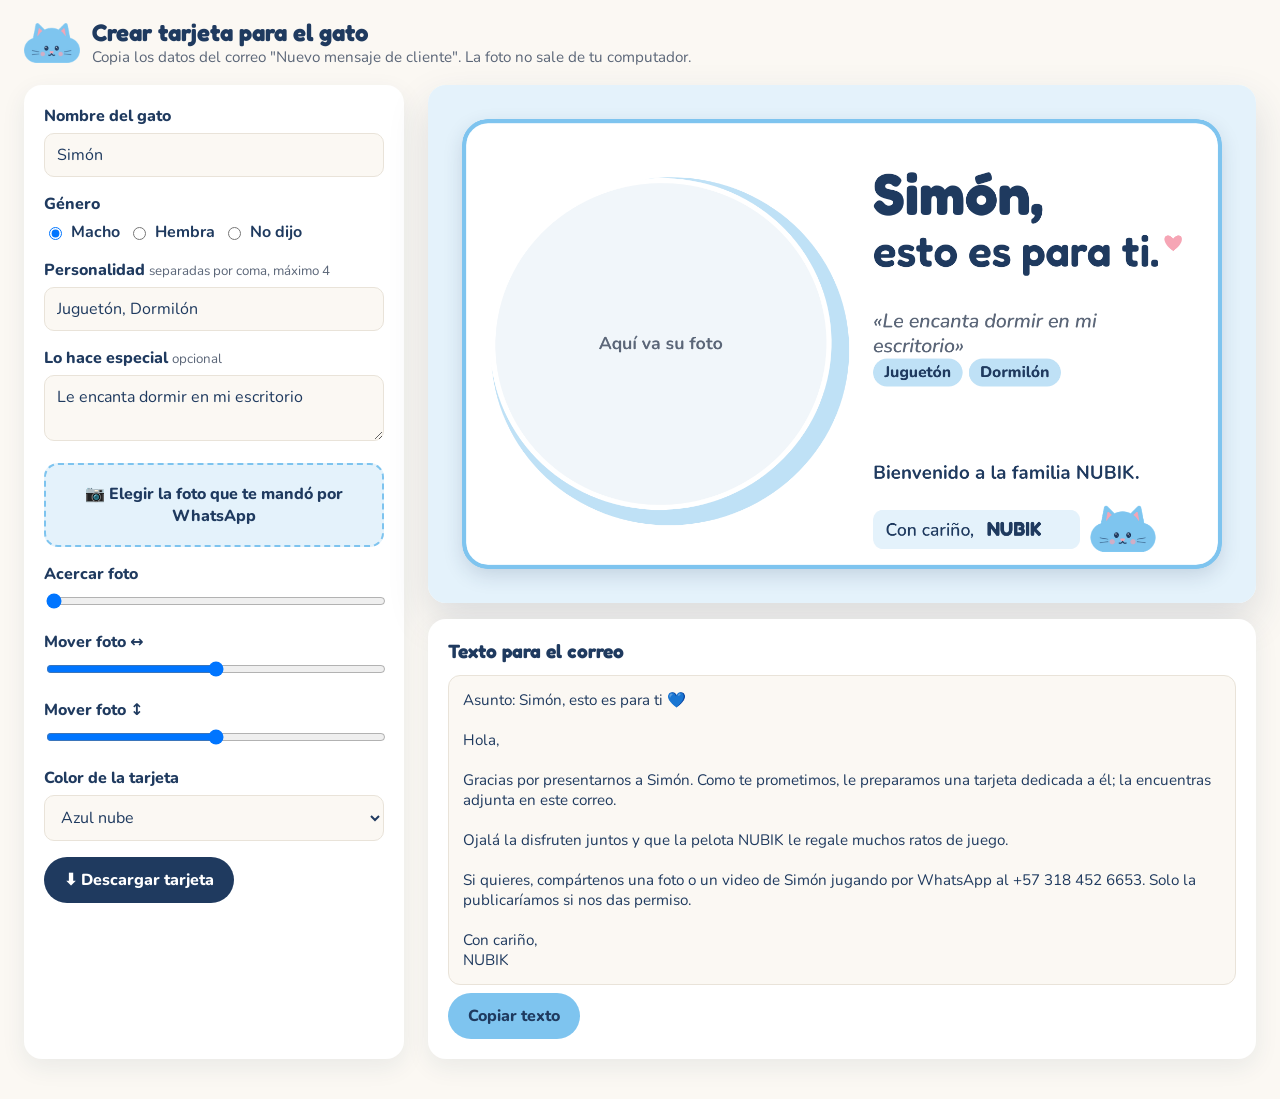
<file: Crear-tarjeta-NUBIK.html>
<!doctype html>
<html lang="es">
<head>
<meta charset="utf-8">
<meta name="viewport" content="width=device-width, initial-scale=1">
<title>NUBIK · Crear tarjeta</title>
<link rel="preconnect" href="https://fonts.googleapis.com">
<link href="https://fonts.googleapis.com/css2?family=Fredoka:wght@500;600;700&family=Nunito:wght@400;600;700;800&display=swap" rel="stylesheet">
<style>
  :root { --nube:#7EC4EF; --noche:#1F3A5F; --rosa:#F6A5B5; --crema:#FBF8F3; --gris:#5B6678; --nube-soft:#E4F2FB; --nube-mid:#BFE1F6; --rosa-soft:#FDE8EC; --line:#E9E3D9; }
  * { box-sizing: border-box; }
  body { margin: 0; background: var(--crema); color: var(--noche); font-family: Nunito, system-ui, sans-serif; }
  header { padding: 18px 24px; display: flex; align-items: center; gap: 12px; }
  header img { width: 56px; }
  header h1 { font-family: Fredoka, sans-serif; margin: 0; font-size: 1.5rem; }
  header p { margin: 0; color: var(--gris); font-size: .95rem; }
  main { display: grid; gap: 24px; padding: 0 24px 40px; max-width: 1400px; margin: 0 auto; }
  @media (min-width: 1000px) { main { grid-template-columns: 380px 1fr; } }
  .panel { background: #fff; border-radius: 18px; padding: 20px; box-shadow: 0 8px 24px rgba(31,58,95,.08); }
  label { display: block; font-weight: 800; margin: 0 0 6px; }
  .f { margin-bottom: 16px; }
  input[type=text], textarea, select { width: 100%; padding: 10px 12px; border: 1.5px solid var(--line); border-radius: 10px; font: inherit; background: var(--crema); color: var(--noche); }
  textarea { min-height: 60px; resize: vertical; }
  small { color: var(--gris); font-weight: 400; }
  .row { display: flex; gap: 8px; flex-wrap: wrap; }
  .row label { font-weight: 700; display: inline-flex; gap: 6px; align-items: center; margin: 0; }
  input[type=range] { width: 100%; }
  .btn { display: inline-flex; align-items: center; justify-content: center; gap: 8px; border: 0; border-radius: 999px; padding: 12px 20px; font: 800 1rem Nunito, sans-serif; cursor: pointer; background: var(--noche); color: #fff; }
  .btn--nube { background: var(--nube); color: var(--noche); }
  .btn--ghost { background: transparent; color: var(--noche); border: 2px solid var(--noche); }
  .btns { display: flex; gap: 10px; flex-wrap: wrap; margin-top: 8px; }
  .drop { display: block; text-align: center; padding: 18px; border: 2px dashed var(--nube); border-radius: 14px; background: var(--nube-soft); cursor: pointer; font-weight: 800; }
  .drop input { display: none; }
  .stage { display: flex; flex-direction: column; gap: 16px; }
  canvas { width: 100%; height: auto; border-radius: 18px; box-shadow: 0 18px 40px rgba(31,58,95,.15); background: #fff; }
  .mail { white-space: pre-wrap; background: var(--crema); border-radius: 12px; padding: 14px; border: 1.5px solid var(--line); font-size: .95rem; }
  .ok { color: #2F7A5B; font-weight: 800; margin-left: 8px; }
  h2 { font-family: Fredoka, sans-serif; margin: 0 0 12px; font-size: 1.2rem; }
</style>
</head>
<body>
<header>
  <img src="[data-uri]" alt="">
  <div><h1>Crear tarjeta para el gato</h1><p>Copia los datos del correo "Nuevo mensaje de cliente". La foto no sale de tu computador.</p></div>
</header>
<main>
  <section class="panel">
    <div class="f"><label for="name">Nombre del gato</label><input id="name" type="text" maxlength="24" value="Simón"></div>
    <div class="f"><label>Género</label>
      <div class="row">
        <label><input type="radio" name="g" value="m" checked> Macho</label>
        <label><input type="radio" name="g" value="h"> Hembra</label>
        <label><input type="radio" name="g" value="n"> No dijo</label>
      </div></div>
    <div class="f"><label for="traits">Personalidad <small>separadas por coma, máximo 4</small></label><input id="traits" type="text" value="Juguetón, Dormilón"></div>
    <div class="f"><label for="special">Lo hace especial <small>opcional</small></label><textarea id="special" maxlength="90">Le encanta dormir en mi escritorio</textarea></div>
    <div class="f"><label class="drop">📷 Elegir la foto que te mandó por WhatsApp<input id="file" type="file" accept="image/*"></label></div>
    <div class="f"><label for="zoom">Acercar foto</label><input id="zoom" type="range" min="1" max="3" step="0.01" value="1"></div>
    <div class="f"><label for="px">Mover foto ↔</label><input id="px" type="range" min="-1" max="1" step="0.01" value="0"></div>
    <div class="f"><label for="py">Mover foto ↕</label><input id="py" type="range" min="-1" max="1" step="0.01" value="0"></div>
    <div class="f"><label for="theme">Color de la tarjeta</label>
      <select id="theme"><option value="nube">Azul nube</option><option value="rosa">Rosa</option><option value="crema">Crema</option></select></div>
    <div class="btns">
      <button class="btn" id="dl">⬇ Descargar tarjeta</button>
    </div>
  </section>

  <section class="stage">
    <canvas id="c" width="1600" height="1000" aria-label="Vista previa de la tarjeta"></canvas>
    <div class="panel">
      <h2>Texto para el correo</h2>
      <div class="mail" id="mail"></div>
      <div class="btns"><button class="btn btn--nube" id="copy">Copiar texto</button><span class="ok" id="copied" hidden>¡Copiado!</span></div>
    </div>
  </section>
</main>

<script>
(function () {
  var W = 1600, H = 1000;
  var c = document.getElementById('c'), x = c.getContext('2d');
  var $ = function (id) { return document.getElementById(id); };
  var logo = new Image(); logo.src = '[data-uri]';
  var photo = null;
  var themes = {
    nube:  { bg: '#E4F2FB', blob: '#BFE1F6', border: '#7EC4EF' },
    rosa:  { bg: '#FDE8EC', blob: '#F9CAD4', border: '#F6A5B5' },
    crema: { bg: '#FBF8F3', blob: '#BFE1F6', border: '#E9E3D9' }
  };

  function g() { return document.querySelector('input[name=g]:checked').value; }
  function cap(s) { s = (s || '').trim(); return s ? s.charAt(0).toUpperCase() + s.slice(1) : ''; }
  function name() { return cap($('name').value) || 'Tu gato'; }
  function traits() {
    return $('traits').value.split(',').map(function (t) { return cap(t); }).filter(Boolean).slice(0, 4);
  }
  function word(m, h, n) { var v = g(); return v === 'h' ? h : v === 'm' ? m : n; }

  function rr(px, py, w, h, r) { x.beginPath(); x.moveTo(px + r, py); x.arcTo(px + w, py, px + w, py + h, r); x.arcTo(px + w, py + h, px, py + h, r); x.arcTo(px, py + h, px, py, r); x.arcTo(px, py, px + w, py, r); x.closePath(); }

  function blobPath(cx, cy, r) {
    x.beginPath();
    x.ellipse(cx, cy, r, r * 0.97, -0.12, 0, Math.PI * 2);
    x.closePath();
  }

  function wrap(text, maxW, font) {
    x.font = font; var words = text.split(' '), lines = [], line = '';
    words.forEach(function (w) { var t = line ? line + ' ' + w : w; if (x.measureText(t).width > maxW && line) { lines.push(line); line = w; } else line = t; });
    if (line) lines.push(line); return lines;
  }

  function paw(px, py, s, col) {
    x.fillStyle = col; x.beginPath(); x.ellipse(px, py, s * .9, s * .75, 0, 0, Math.PI * 2); x.fill();
    [[-1.0, -1.1], [-.35, -1.55], [.35, -1.55], [1.0, -1.1]].forEach(function (o) { x.beginPath(); x.ellipse(px + o[0] * s, py + o[1] * s, s * .32, s * .4, 0, 0, Math.PI * 2); x.fill(); });
  }
  function heart(px, py, s, col) {
    x.fillStyle = col; x.beginPath(); x.moveTo(px, py + s * .35);
    x.bezierCurveTo(px - s, py - s * .35, px - s * .45, py - s, px, py - s * .45);
    x.bezierCurveTo(px + s * .45, py - s, px + s, py - s * .35, px, py + s * .35); x.fill();
  }

  function draw() {
    var t = themes[$('theme').value];
    x.clearRect(0, 0, W, H);
    // fondo
    x.fillStyle = t.bg; x.fillRect(0, 0, W, H);
    paw(120, 140, 26, 'rgba(126,196,239,.55)'); paw(1490, 880, 30, 'rgba(126,196,239,.55)');
    heart(1500, 150, 34, 'rgba(246,165,181,.8)'); heart(110, 880, 28, 'rgba(246,165,181,.8)');
    // tarjeta blanca
    x.save(); x.shadowColor = 'rgba(31,58,95,.18)'; x.shadowBlur = 40; x.shadowOffsetY = 14;
    rr(70, 70, W - 140, H - 140, 46); x.fillStyle = '#fff'; x.fill(); x.restore();
    rr(70, 70, W - 140, H - 140, 46); x.lineWidth = 8; x.strokeStyle = t.border; x.stroke();

    // foto en mancha
    var cx = 450, cy = 500, r = 320;
    x.save(); blobPath(cx + 18, cy + 14, r + 26); x.fillStyle = t.blob; x.fill(); x.restore();
    x.save(); blobPath(cx, cy, r + 10); x.fillStyle = '#fff'; x.fill(); x.restore();
    x.save(); blobPath(cx, cy, r); x.clip();
    if (photo) {
      var z = +$('zoom').value, s = Math.max((2 * r) / photo.width, (2 * r) / photo.height) * z;
      var dw = photo.width * s, dh = photo.height * s;
      var ox = (+$('px').value) * (dw - 2 * r) / 2, oy = (+$('py').value) * (dh - 2 * r) / 2;
      x.drawImage(photo, cx - dw / 2 - ox, cy - dh / 2 - oy, dw, dh);
    } else {
      x.fillStyle = '#F1F6FA'; x.fillRect(cx - r, cy - r, 2 * r, 2 * r);
      x.fillStyle = '#5B6678'; x.font = '700 34px Nunito'; x.textAlign = 'center'; x.fillText('Aquí va su foto', cx, cy + 10);
    }
    x.restore();

    // texto
    var tx = 860, maxW = 600;
    x.textAlign = 'left'; x.fillStyle = '#1F3A5F';
    var nm = name() + ',';
    var size = 112; x.font = '700 ' + size + 'px Fredoka';
    while (x.measureText(nm).width > maxW && size > 60) { size -= 4; x.font = '700 ' + size + 'px Fredoka'; }
    var y = 250;
    x.fillText(nm, tx, y);
    x.font = '600 84px Fredoka'; y += 100; x.fillText('esto es para ti.', tx, y);
    heart(tx + 640 - 60, y - 40, 30, '#F6A5B5');

    y += 70;
    var sp = $('special').value.trim();
    if (sp) {
      var lines = wrap('«' + sp + '»', maxW, 'italic 600 38px Nunito');
      x.fillStyle = '#5B6678';
      lines.slice(0, 3).forEach(function (l) { y += 48; x.fillText(l, tx, y); });
      y += 20;
    }

    // chips de personalidad
    var tr = traits();
    if (tr.length) {
      y += 30; var cxp = tx; x.font = '800 30px Nunito';
      tr.forEach(function (w) {
        var tw = x.measureText(w).width + 44;
        if (cxp + tw > tx + maxW) { cxp = tx; y += 64; }
        rr(cxp, y - 38, tw, 54, 27); x.fillStyle = t.blob; x.fill();
        x.fillStyle = '#1F3A5F'; x.fillText(w, cxp + 22, y - 2); cxp += tw + 12;
      });
      y += 30;
    }

    // bienvenida y firma
    x.fillStyle = '#1F3A5F'; x.font = '700 36px Nunito';
    x.fillText(word('Bienvenido', 'Bienvenida', 'Bienvenid@') + ' a la familia NUBIK.', tx, Math.max(y + 60, 760));
    var sy = 820;
    rr(tx, sy, 400, 76, 20); x.fillStyle = '#E4F2FB'; x.fill();
    x.fillStyle = '#1F3A5F'; x.font = '600 34px Nunito'; x.fillText('Con cariño,', tx + 24, sy + 50);
    x.font = '700 38px Fredoka'; x.fillText('NUBIK', tx + 220, sy + 50);
    if (logo.complete && logo.naturalWidth) x.drawImage(logo, tx + 420, sy - 8, 126, 90);

    mail();
  }

  function mail() {
    var n = name(), el = word('él', 'ella', 'tu gato');
    $('mail').textContent =
      'Asunto: ' + n + ', esto es para ti 💙\n\n' +
      'Hola,\n\n' +
      'Gracias por presentarnos a ' + n + '. Como te prometimos, le preparamos una tarjeta dedicada a ' + el + '; la encuentras adjunta en este correo.\n\n' +
      'Ojalá la disfruten juntos y que la pelota NUBIK le regale muchos ratos de juego.\n\n' +
      'Si quieres, compártenos una foto o un video de ' + n + ' jugando por WhatsApp al +57 318 452 6653. Solo la publicaríamos si nos das permiso.\n\n' +
      'Con cariño,\nNUBIK';
  }

  $('file').addEventListener('change', function () {
    var f = this.files && this.files[0]; if (!f) return;
    var rd = new FileReader();
    rd.onload = function () { var im = new Image(); im.onload = function () { photo = im; $('zoom').value = 1; $('px').value = 0; $('py').value = 0; draw(); }; im.src = rd.result; };
    rd.readAsDataURL(f);
  });
  ['name', 'traits', 'special', 'zoom', 'px', 'py', 'theme'].forEach(function (id) { $(id).addEventListener('input', draw); });
  document.querySelectorAll('input[name=g]').forEach(function (r) { r.addEventListener('change', draw); });

  $('dl').addEventListener('click', function () {
    var a = document.createElement('a');
    a.download = 'tarjeta-' + name().toLowerCase().normalize('NFD').replace(/[̀-ͯ]/g, '').replace(/[^a-z0-9]+/g, '-') + '.png';
    a.href = c.toDataURL('image/png'); a.click();
  });
  $('copy').addEventListener('click', function () {
    navigator.clipboard.writeText($('mail').textContent).then(function () { $('copied').hidden = false; setTimeout(function () { $('copied').hidden = true; }, 1800); });
  });

  logo.onload = draw;
  (document.fonts && document.fonts.ready ? document.fonts.ready : Promise.resolve()).then(draw);
  draw();
})();
</script>
</body>
</html>
</file>
